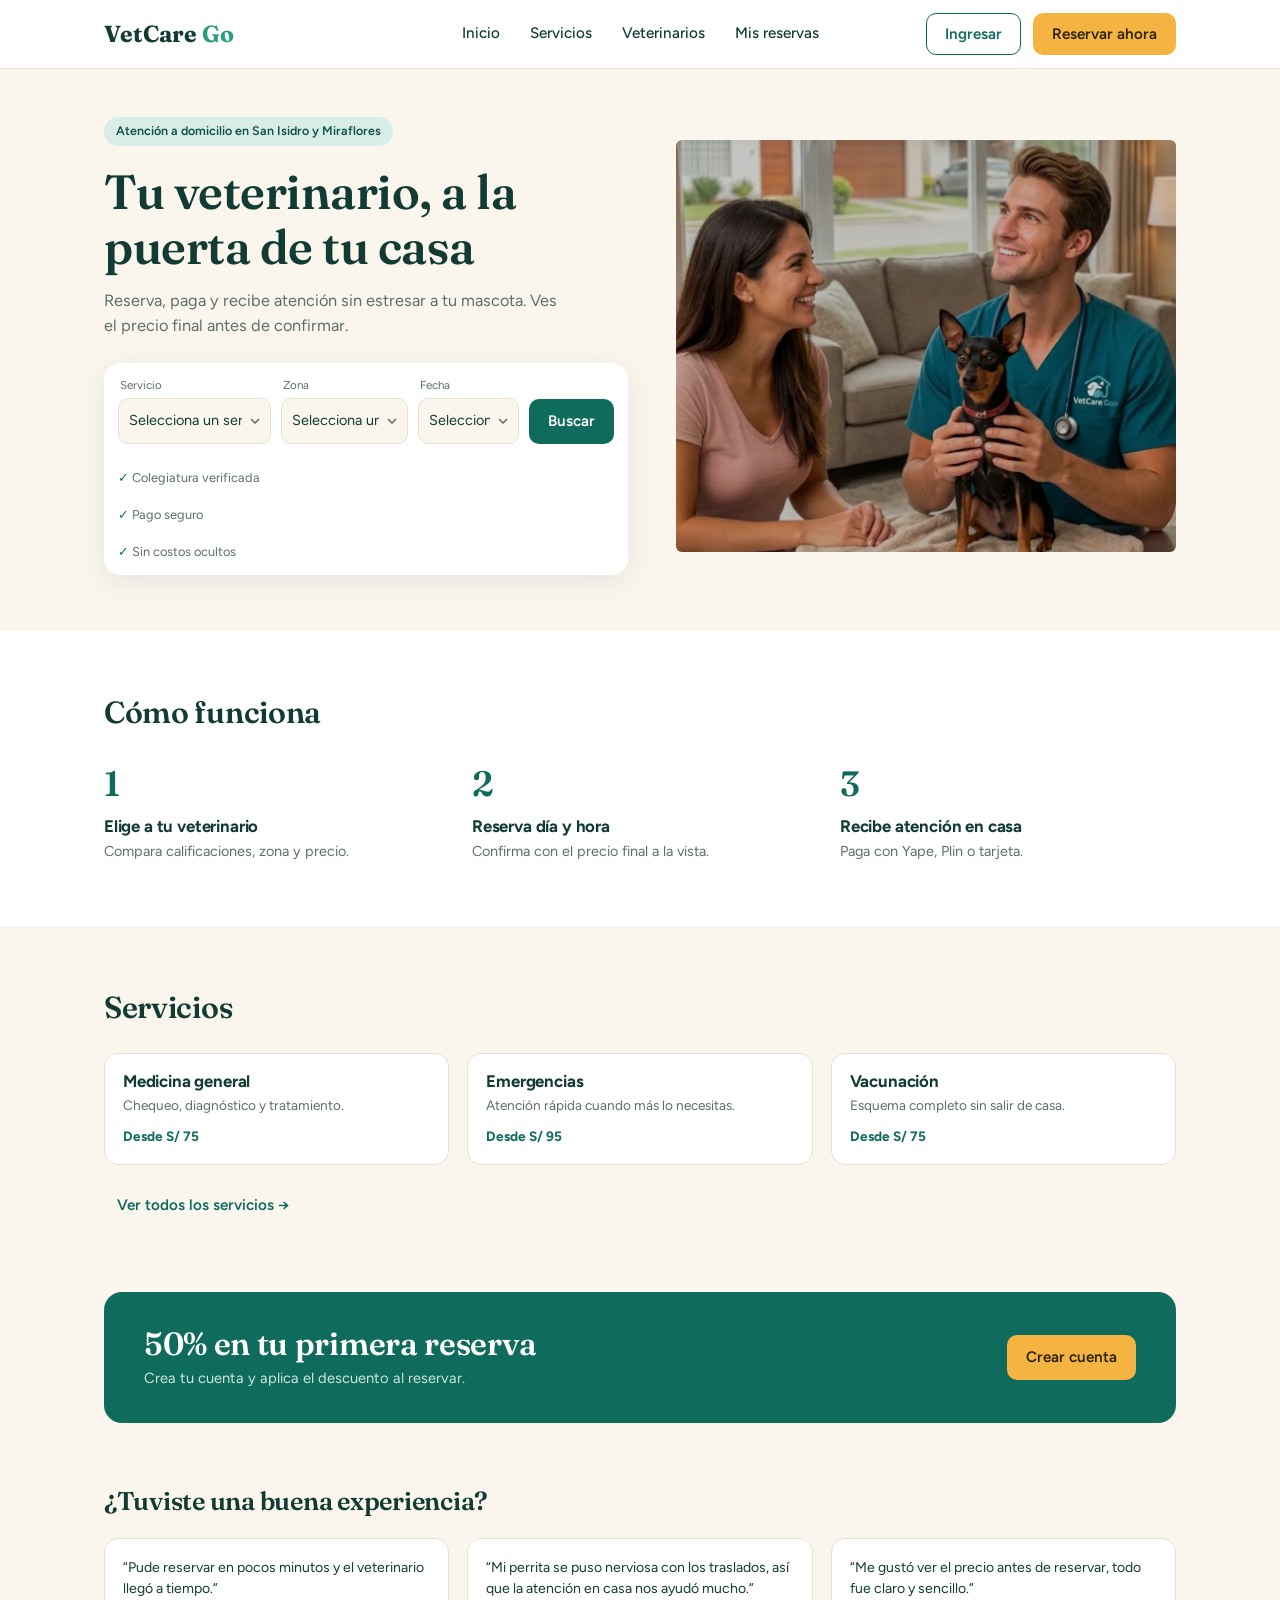
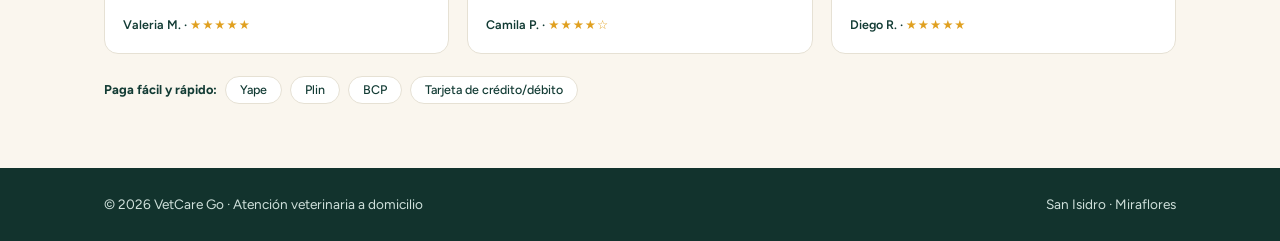
<file: index.html>
<!DOCTYPE html>
<html lang="es">
<head>
  <meta name="google-site-verification" content="fBhUI7BjO1G62g7xtFvCMwzdlnpVeRxR_OiFHhWdmoE" />
  <meta charset="UTF-8">
  <meta name="viewport" content="width=device-width, initial-scale=1">
  <title>VetCare Go · Tu veterinario, a la puerta de tu casa</title>
  <meta name="description" content="Reserva, paga y recibe atención veterinaria a domicilio en San Isidro y Miraflores.">
  <link rel="icon" href="data:image/svg+xml,<svg xmlns=%22http://www.w3.org/2000/svg%22 viewBox=%220 0 100 100%22><text y=%22.9em%22 font-size=%2290%22>🐾</text></svg>">
  <link rel="preconnect" href="https://fonts.googleapis.com">
  <link rel="preconnect" href="https://fonts.gstatic.com" crossorigin>
  <link href="https://fonts.googleapis.com/css2?family=Figtree:wght@400;500;600;700&family=Fraunces:opsz,wght@9..144,500;9..144,600;9..144,700&display=swap" rel="stylesheet">
  <link rel="stylesheet" href="styles.css">
  <script src="data.js"></script>
  <script src="app.js"></script>
  <script src="home.js"></script>
  <script>document.documentElement.classList.add('js')</script>
</head>
<body data-nav="home">
  <header id="app-header"></header>

  <main>
    <!-- Hero -->
    <section class="hero">
      <div class="container hero-grid">
        <div>
          <span class="badge">Atención a domicilio en San Isidro y Miraflores</span>
          <h1>Tu veterinario, a la puerta de tu casa</h1>
          <p class="lead">Reserva, paga y recibe atención sin estresar a tu mascota. Ves el precio final antes de confirmar.</p>

          <form class="search-card" id="search-form" aria-label="Buscar veterinario">
  <div>
  <label for="f-service">Servicio</label>
  <select id="f-service" required>
    <option value="" disabled selected>Selecciona un servicio</option>
  </select>
</div>

<div>
  <label for="f-zone">Zona</label>
  <select id="f-zone" required>
    <option value="" disabled selected>Selecciona una zona</option>
  </select>
</div>

<div>
  <label for="f-date">Fecha</label>
  <select id="f-date" required>
    <option value="" disabled selected>Selecciona una fecha</option>
    <option value="hoy">Hoy</option>
    <option value="semana">Esta semana</option>
  </select>
</div>

<button class="btn btn-primary" type="submit">Buscar</button>
          <div class="trust"><span>Colegiatura verificada</span><span>Pago seguro</span><span>Sin costos ocultos</span></div>
        </div>
        <div class="hero-media">
        <img src="img/vets/hero.webp" alt="Veterinario atendiendo a un perro en casa" onerror="this.remove()">
           
        </div>
      </div>
    </section>

    <!-- Cómo funciona -->
    <section class="section section-white" id="como-funciona">
      <div class="container">
        <h2 class="reveal">Cómo funciona</h2>
        <div class="steps">
          <div class="step reveal"><div class="num">1</div><h3>Elige a tu veterinario</h3><p>Compara calificaciones, zona y precio.</p></div>
          <div class="step reveal"><div class="num">2</div><h3>Reserva día y hora</h3><p>Confirma con el precio final a la vista.</p></div>
          <div class="step reveal"><div class="num">3</div><h3>Recibe atención en casa</h3><p>Paga con Yape, Plin o tarjeta.</p></div>
        </div>
      </div>
    </section>

    <!-- Servicios -->
    <section class="section" id="servicios">
      <div class="container">
        <h2 class="reveal">Servicios</h2>
        <div class="grid-3" id="home-services"></div>
        <p style="margin-top:18px"><a class="btn btn-ghost" href="servicios.html">Ver todos los servicios →</a></p>
      </div>
    </section>

    <!-- Promo -->
    <section class="container reveal" style="margin-bottom:64px">
      <div class="promo">
        <div>
          <h2>50% en tu primera reserva</h2>
          <p>Crea tu cuenta y aplica el descuento al reservar.</p>
        </div>
        <a class="btn btn-accent" id="promo-btn" href="ingresar.html?tab=registro">Crear cuenta</a>
      </div>
    </section>

    <!-- Reseñas -->
    <section class="container" style="padding-bottom:64px">
      <h2 class="reveal" style="font-size:1.6rem;margin-bottom:22px">¿Tuviste una buena experiencia?</h2>
      <div class="grid-3" id="home-reviews"></div>
      <div class="pay-row"><span>Paga fácil y rápido:</span>
        <span class="pill">Yape</span><span class="pill">Plin</span><span class="pill">BCP</span><span class="pill">Tarjeta de crédito/débito</span>
      </div>
    </section>
  </main>

  <footer id="app-footer"></footer>

  <script src="data.js"></script>
  <script src="app.js"></script>
  <script src="home.js"></script>
</body>
</html>
</file>
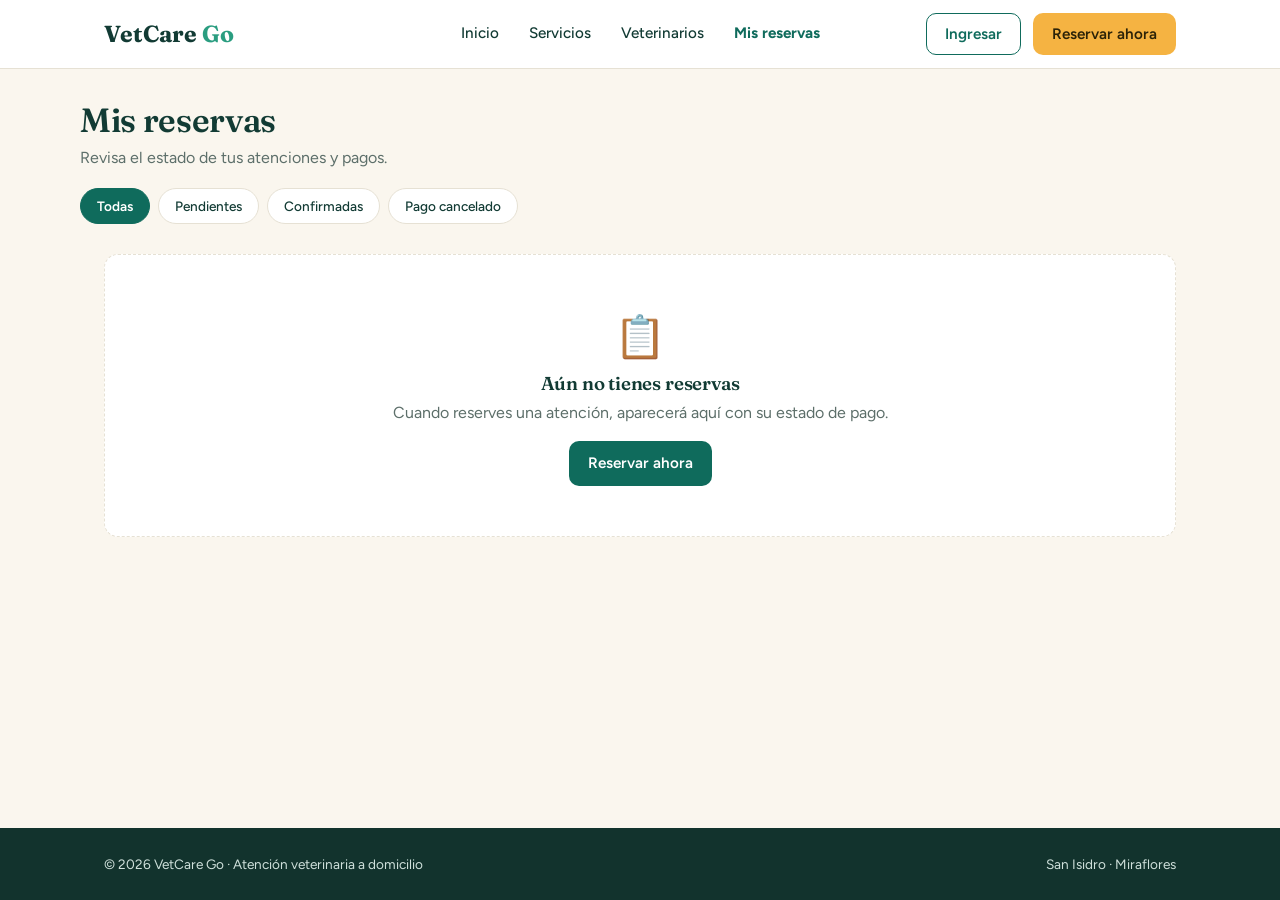
<file: mis-reservas.html>
<!DOCTYPE html>
<html lang="es">
<head>
  <meta charset="UTF-8">
  <meta name="viewport" content="width=device-width, initial-scale=1">
  <title>Mis reservas · VetCare Go</title>
  <link rel="icon" href="data:image/svg+xml,<svg xmlns=%22http://www.w3.org/2000/svg%22 viewBox=%220 0 100 100%22><text y=%22.9em%22 font-size=%2290%22>🐾</text></svg>">
  <link rel="preconnect" href="https://fonts.googleapis.com">
  <link rel="preconnect" href="https://fonts.gstatic.com" crossorigin>
  <link href="https://fonts.googleapis.com/css2?family=Figtree:wght@400;500;600;700&family=Fraunces:opsz,wght@9..144,500;9..144,600;9..144,700&display=swap" rel="stylesheet">
  <link rel="stylesheet" href="styles.css">
  <script src="data.js"></script>
  <script src="app.js"></script>
</head>
<body data-nav="reservas">
  <header id="app-header"></header>

  <main>
    <div class="container page-head">
      <h1 class="page-title">Mis reservas</h1>
      <p class="page-sub" id="res-sub">Revisa el estado de tus atenciones y pagos.</p>
      <div class="chip-row" id="res-filters" style="margin-top:18px">
        <button class="chip" data-value="todas" aria-pressed="true">Todas</button>
        <button class="chip" data-value="pendiente" aria-pressed="false">Pendientes</button>
        <button class="chip" data-value="confirmada" aria-pressed="false">Confirmadas</button>
        <button class="chip" data-value="cancelado" aria-pressed="false">Pago cancelado</button>
      </div>
    </div>
    <div class="container"><div class="res-list" id="res-list"></div></div>
  </main>

  <footer id="app-footer"></footer>
  <script src="data.js"></script>
  <script src="app.js"></script>
  <script src="reservas.js"></script>
</body>
</html>
</file>
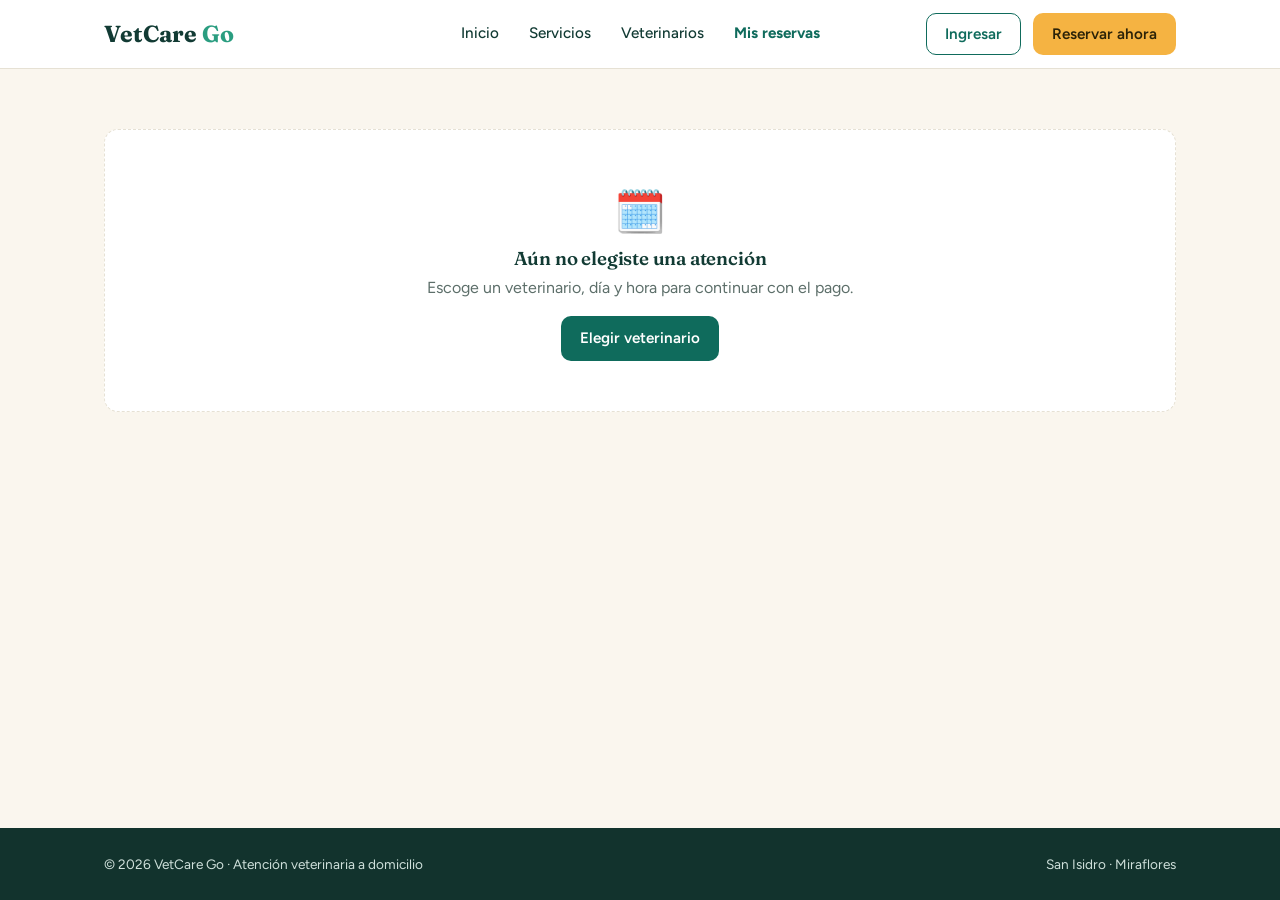
<file: pago.html>
<!DOCTYPE html>
<html lang="es">
<head>
  <meta charset="UTF-8">
  <meta name="viewport" content="width=device-width, initial-scale=1">
  <title>Confirma y paga · VetCare Go</title>
  <link rel="icon" href="data:image/svg+xml,<svg xmlns=%22http://www.w3.org/2000/svg%22 viewBox=%220 0 100 100%22><text y=%22.9em%22 font-size=%2290%22>🐾</text></svg>">
  <link rel="preconnect" href="https://fonts.googleapis.com">
  <link rel="preconnect" href="https://fonts.gstatic.com" crossorigin>
  <link href="https://fonts.googleapis.com/css2?family=Figtree:wght@400;500;600;700&family=Fraunces:opsz,wght@9..144,500;9..144,600;9..144,700&display=swap" rel="stylesheet">
  <link rel="stylesheet" href="styles.css">
  <script src="data.js"></script>
  <script src="app.js"></script>
  <script src="home.js"></script>
</head>
<body data-nav="reservas">
  <header id="app-header"></header>

  <main>
    <div class="container" id="pago-root"></div>
  </main>

  <footer id="app-footer"></footer>
  <script src="data.js"></script>
  <script src="app.js"></script>
  <script src="pago.js"></script>
</body>
</html>
</file>
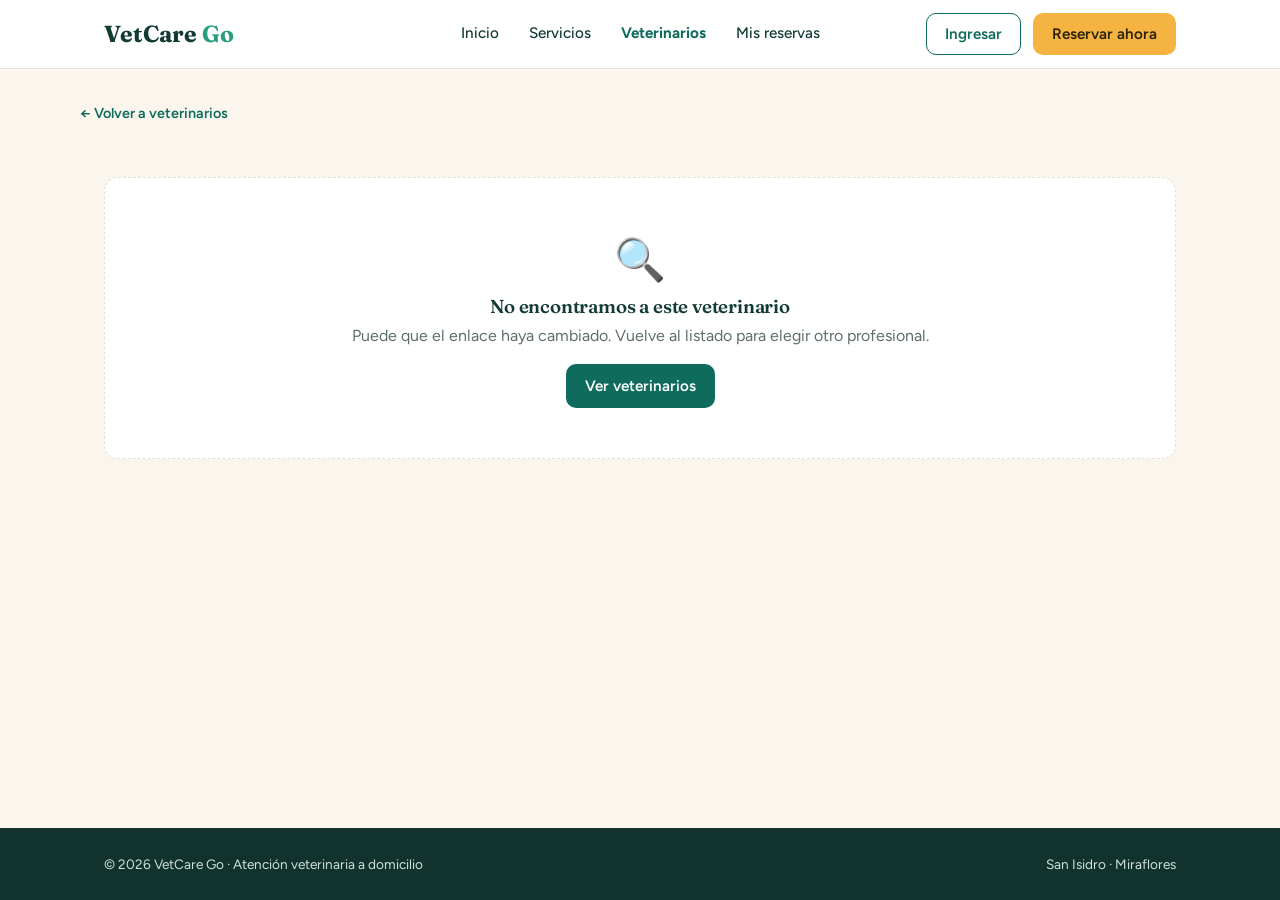
<file: perfil.html>
<!DOCTYPE html>
<html lang="es">
<head>
  <meta charset="UTF-8">
  <meta name="viewport" content="width=device-width, initial-scale=1">
  <title>Perfil del veterinario · VetCare Go</title>
  <link rel="icon" href="data:image/svg+xml,<svg xmlns=%22http://www.w3.org/2000/svg%22 viewBox=%220 0 100 100%22><text y=%22.9em%22 font-size=%2290%22>🐾</text></svg>">
  <link rel="preconnect" href="https://fonts.googleapis.com">
  <link rel="preconnect" href="https://fonts.gstatic.com" crossorigin>
  <link href="https://fonts.googleapis.com/css2?family=Figtree:wght@400;500;600;700&family=Fraunces:opsz,wght@9..144,500;9..144,600;9..144,700&display=swap" rel="stylesheet">
  <link rel="stylesheet" href="styles.css">
  <script src="data.js"></script>
  <script src="app.js"></script>
  <script src="home.js"></script>
</head>
<body data-nav="veterinarios">
  <header id="app-header"></header>

  <main>
    <div class="container page-head">
      <a class="back-link" href="veterinarios.html">← Volver a veterinarios</a>
    </div>
    <div class="container" id="profile-root"></div>
  </main>

  <footer id="app-footer"></footer>
  <script src="data.js"></script>
  <script src="app.js"></script>
  <script src="perfil.js"></script>
</body>
</html>
</file>
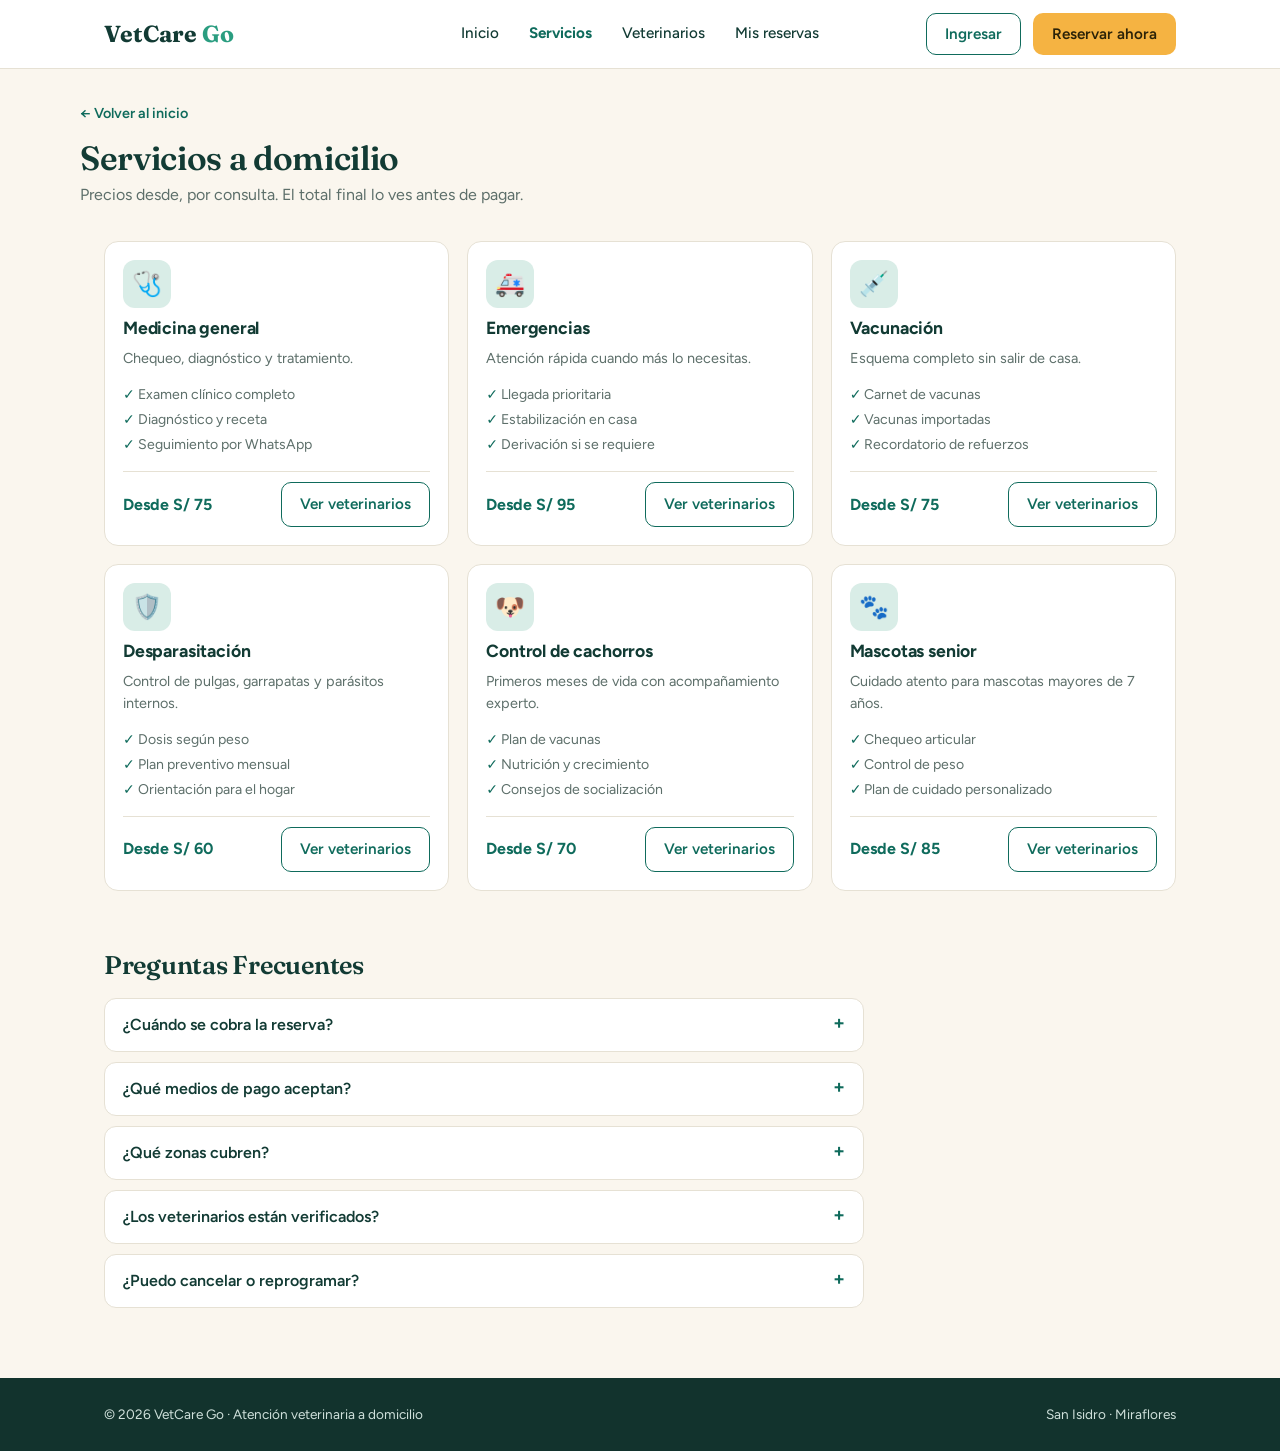
<file: servicios.html>
<!DOCTYPE html>
<html lang="es">
<head>
  <meta charset="UTF-8">
  <meta name="viewport" content="width=device-width, initial-scale=1">
  <title>Servicios · VetCare Go</title>
  <link rel="icon" href="data:image/svg+xml,<svg xmlns=%22http://www.w3.org/2000/svg%22 viewBox=%220 0 100 100%22><text y=%22.9em%22 font-size=%2290%22>🐾</text></svg>">
  <link rel="preconnect" href="https://fonts.googleapis.com">
  <link rel="preconnect" href="https://fonts.gstatic.com" crossorigin>
  <link href="https://fonts.googleapis.com/css2?family=Figtree:wght@400;500;600;700&family=Fraunces:opsz,wght@9..144,500;9..144,600;9..144,700&display=swap" rel="stylesheet">
  <link rel="stylesheet" href="styles.css">
</head>
<body data-nav="servicios">
  <header id="app-header"></header>

  <main>
    <div class="container page-head">
      <a class="back-link" href="index.html">← Volver al inicio</a>
      <h1 class="page-title">Servicios a domicilio</h1>
      <p class="page-sub">Precios desde, por consulta. El total final lo ves antes de pagar.</p>
    </div>

    <section class="container" style="padding:26px 24px 10px">
      <div class="grid-3" id="services-grid"></div>
    </section>

    <section class="container" style="padding:50px 24px 70px">
      <h2 style="font-size:1.6rem;margin-bottom:18px">Preguntas Frecuentes </h2>
      <div class="faq" id="faq"></div>
    </section>
  </main>

  <footer id="app-footer"></footer>
  <script src="data.js"></script>
  <script src="app.js"></script>
  <script src="servicios.js"></script>
</body>
</html>
</file>
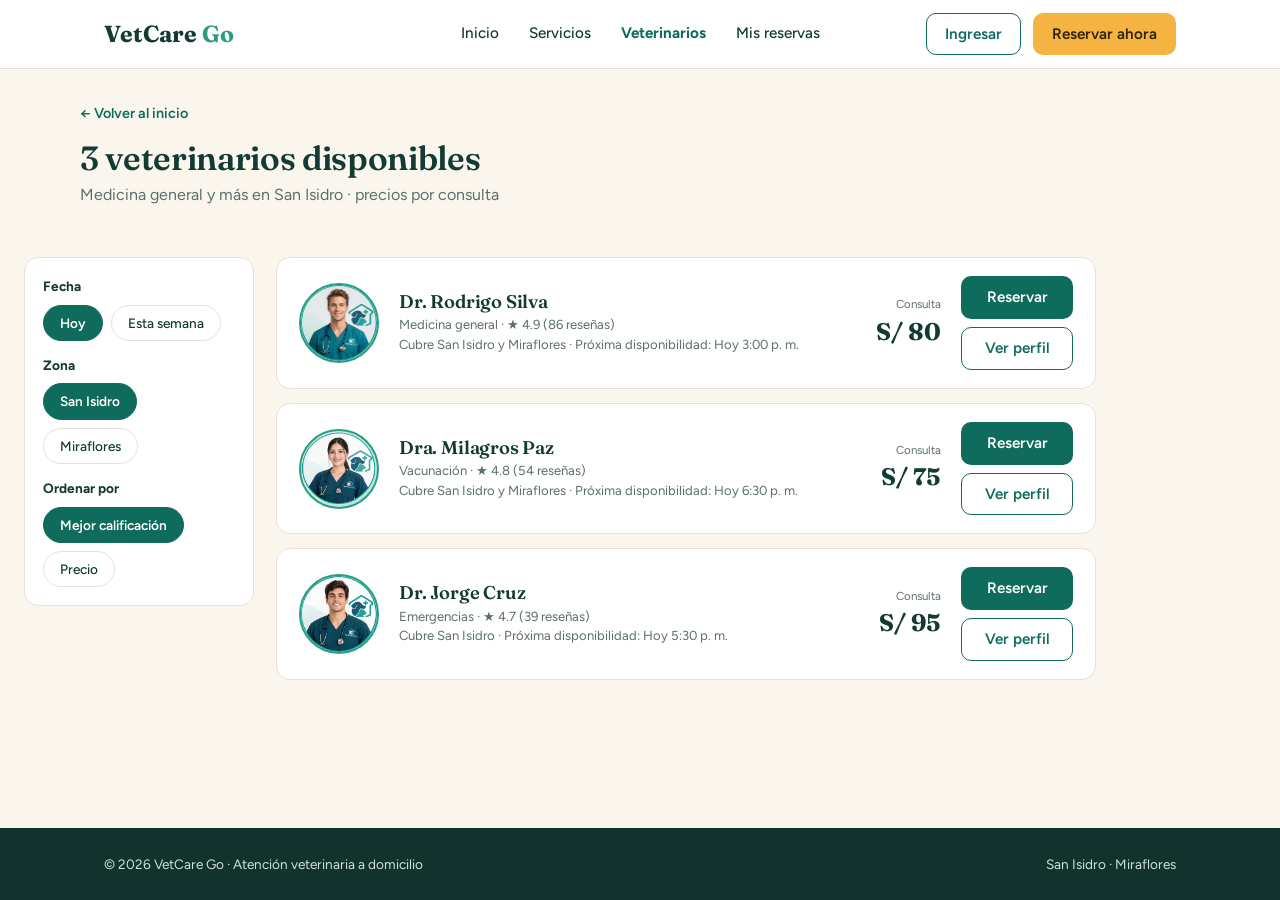
<file: veterinarios.html>
<!DOCTYPE html>
<html lang="es">
<head>
  <meta charset="UTF-8">
  <meta name="viewport" content="width=device-width, initial-scale=1">
  <title>Veterinarios disponibles · VetCare Go</title>
  <link rel="icon" href="data:image/svg+xml,<svg xmlns=%22http://www.w3.org/2000/svg%22 viewBox=%220 0 100 100%22><text y=%22.9em%22 font-size=%2290%22>🐾</text></svg>">
  <link rel="preconnect" href="https://fonts.googleapis.com">
  <link rel="preconnect" href="https://fonts.gstatic.com" crossorigin>
  <link href="https://fonts.googleapis.com/css2?family=Figtree:wght@400;500;600;700&family=Fraunces:opsz,wght@9..144,500;9..144,600;9..144,700&display=swap" rel="stylesheet">
  <link rel="stylesheet" href="styles.css">
  <script src="data.js"></script>
  <script src="app.js"></script>
</head>
<body data-nav="veterinarios">
  <header id="app-header"></header>

  <main>
    <div class="container page-head">
      <a class="back-link" href="index.html">← Volver al inicio</a>
      <h1 class="page-title" id="vets-title" aria-live="polite">Veterinarios disponibles</h1>
      <p class="page-sub" id="vets-sub"></p>
    </div>

    <div class="container vets-layout">
      <aside class="filters" aria-label="Filtros">
        <h4>Fecha</h4>
        <div class="chip-row" data-group="fecha">
          <button class="chip" data-value="hoy" aria-pressed="false">Hoy</button>
          <button class="chip" data-value="semana" aria-pressed="false">Esta semana</button>
        </div>
        <h4>Zona</h4>
        <div class="chip-row" data-group="zona">
          <button class="chip" data-value="San Isidro" aria-pressed="false">San Isidro</button>
          <button class="chip" data-value="Miraflores" aria-pressed="false">Miraflores</button>
        </div>
        <h4>Ordenar por</h4>
        <div class="chip-row" data-group="orden">
          <button class="chip" data-value="rating" aria-pressed="false">Mejor calificación</button>
          <button class="chip" data-value="precio" aria-pressed="false">Precio</button>
        </div>
      </aside>

      <section class="vet-list" id="vet-list" aria-label="Lista de veterinarios"></section>
    </div>
  </main>

  <footer id="app-footer"></footer>
  <script src="data.js"></script>
  <script src="app.js"></script>
  <script src="veterinarios.js"></script>
</body>
</html>
</file>
<file: styles.css>
/* ==========================================================
   VetCare Go · estilos globales
   ========================================================== */
:root{
  --green:#0f6b5c; --green-dark:#0b5347; --ink:#123b34; --footer:#12332d;
  --cream:#faf6ee; --white:#fff; --yellow:#f5b342; --yellow-dark:#e8a02a;
  --mint:#d9ede7; --mint-soft:#eaf4f0; --border:#e6e1d4; --muted:#5d6f6a;
  --danger:#c0392b; --danger-soft:#fbeae7;
  --radius:14px; --shadow:0 8px 28px rgba(18,59,52,.09);
  --serif:'Fraunces',Georgia,serif; --sans:'Figtree',system-ui,-apple-system,sans-serif;
}
*{box-sizing:border-box;margin:0;padding:0}
html{scroll-behavior:smooth}
body{font-family:var(--sans);color:var(--ink);background:var(--cream);line-height:1.5;-webkit-font-smoothing:antialiased;min-height:100vh;display:flex;flex-direction:column}
main{flex:1}
img{max-width:100%;display:block}
a{color:inherit;text-decoration:none}
button,input,select,textarea{font:inherit;color:inherit}
button{cursor:pointer;background:none;border:0}
h1,h2,h3{font-family:var(--serif);font-weight:600;line-height:1.15;letter-spacing:-.01em;color:var(--ink)}
:focus-visible{outline:3px solid rgba(15,107,92,.35);outline-offset:2px;border-radius:8px}
.container{width:100%;max-width:1120px;margin:0 auto;padding:0 24px}
.muted{color:var(--muted)}
.sr-only{position:absolute;width:1px;height:1px;overflow:hidden;clip:rect(0,0,0,0)}

/* ---------- Botones ---------- */
.btn{display:inline-flex;align-items:center;justify-content:center;gap:8px;padding:10px 18px;border-radius:10px;font-weight:600;font-size:.95rem;border:1.5px solid transparent;transition:background .18s,transform .12s,box-shadow .18s,color .18s;white-space:nowrap}
.btn:active{transform:translateY(1px)}
.btn-primary{background:var(--green);color:#fff}
.btn-primary:hover{background:var(--green-dark)}
.btn-outline{border-color:var(--green);color:var(--green);background:#fff}
.btn-outline:hover{background:var(--mint-soft)}
.btn-accent{background:var(--yellow);color:#2b2208}
.btn-accent:hover{background:var(--yellow-dark)}
.btn-danger{background:var(--danger);color:#fff}
.btn-ghost{color:var(--green);padding:10px 12px}
.btn-block{width:100%}
.btn-lg{padding:14px 22px;font-size:1rem}
.btn[disabled]{opacity:.7;cursor:not-allowed}
.spinner{width:16px;height:16px;border:2.5px solid rgba(43,34,8,.25);border-top-color:#2b2208;border-radius:50%;animation:spin .7s linear infinite}
@keyframes spin{to{transform:rotate(360deg)}}

/* ---------- Header ---------- */
.site-header{background:#fff;border-bottom:1px solid var(--border);position:sticky;top:0;z-index:50}
.nav{display:grid;grid-template-columns:1fr auto 1fr;align-items:center;height:68px}
.logo{font-family:var(--serif);font-weight:700;font-size:1.45rem;color:var(--ink)}
.logo span{color:#2a9d80}
.nav-panel{display:contents}
.nav-links{display:flex;gap:30px;font-size:.95rem;font-weight:500}
.nav-links a{padding:6px 0;border-bottom:2px solid transparent;transition:color .15s}
.nav-links a:hover{color:var(--green)}
.nav-links a.active{color:var(--green);font-weight:700}
.nav-actions{display:flex;gap:12px;justify-content:flex-end;align-items:center}
.nav-actions .btn{padding:9px 18px}
.burger{display:none;width:42px;height:42px;border-radius:10px;border:1.5px solid var(--border);align-items:center;justify-content:center;justify-self:end}
.burger span,.burger span::before,.burger span::after{display:block;width:18px;height:2px;background:var(--ink);border-radius:2px;position:relative;content:"";transition:.2s}
.burger span::before{position:absolute;top:-6px}
.burger span::after{position:absolute;top:6px}
.nav-open .burger span{background:transparent}
.nav-open .burger span::before{top:0;transform:rotate(45deg)}
.nav-open .burger span::after{top:0;transform:rotate(-45deg)}
.user-wrap{position:relative}
.user-menu{position:absolute;right:0;top:calc(100% + 8px);min-width:200px;background:#fff;border:1px solid var(--border);border-radius:12px;box-shadow:var(--shadow);padding:6px;display:none}
.user-menu.open{display:block}
.user-menu a,.user-menu button{display:block;width:100%;text-align:left;padding:10px 12px;border-radius:8px;font-size:.93rem}
.user-menu a:hover,.user-menu button:hover{background:var(--mint-soft)}
.user-menu .who{padding:8px 12px;font-size:.82rem;color:var(--muted);border-bottom:1px solid var(--border);margin-bottom:4px}

/* ---------- Footer ---------- */
.site-footer{background:var(--footer);color:#cfe0db;padding:26px 0;font-size:.85rem}
.site-footer .container{display:flex;justify-content:space-between;gap:12px;flex-wrap:wrap}

/* ---------- Secciones ---------- */
.section{padding:64px 0}
.section-white{background:#fff}
.section h2{font-size:1.9rem;margin-bottom:28px}
.page-head{padding:32px 0 8px}
.back-link{display:inline-flex;align-items:center;gap:6px;color:var(--green);font-weight:600;font-size:.9rem;margin-bottom:14px}
.back-link:hover{text-decoration:underline}
.page-title{font-size:2.1rem}
.page-sub{color:var(--muted);margin-top:6px}

/* ---------- Hero ---------- */
.hero{background:var(--cream);padding:48px 0 56px}
.hero-grid{display:grid;grid-template-columns:1.05fr 1fr;gap:48px;align-items:center}
.badge{display:inline-block;background:var(--mint);color:var(--green-dark);font-size:.78rem;font-weight:600;padding:5px 12px;border-radius:999px}
.hero h1{font-size:3rem;margin:18px 0 14px}
.hero p.lead{color:var(--muted);font-size:1.02rem;max-width:460px}
.search-card{background:#fff;border-radius:16px;box-shadow:var(--shadow);padding:14px;margin-top:26px;display:grid;grid-template-columns:1.2fr 1fr .8fr auto;gap:10px;align-items:end}
.search-card label{display:block;font-size:.72rem;color:var(--muted);margin-bottom:4px;padding-left:2px}
.search-card select{width:100%;padding:11px 10px;border-radius:10px;border:1px solid var(--border);background:var(--cream);font-size:.9rem;appearance:none;background-image:url("data:image/svg+xml,%3Csvg xmlns='http://www.w3.org/2000/svg' width='10' height='6'%3E%3Cpath d='M1 1l4 4 4-4' stroke='%235d6f6a' fill='none' stroke-width='1.5'/%3E%3C/svg%3E");background-repeat:no-repeat;background-position:right 10px center;padding-right:28px}
.trust{display:flex;gap:18px;flex-wrap:wrap;margin-top:14px;font-size:.8rem;color:var(--muted)}
.trust span::before{content:"✓ ";color:var(--green)}
.hero-media{position:relative;aspect-ratio:4/3.3;border-radius:6px;overflow:hidden;background:linear-gradient(140deg,#cfe8df,#f3dca8)}
.hero-media img{position:absolute;inset:0;width:100%;height:100%;object-fit:cover;z-index:1}
.hero-media .ph{position:absolute;inset:0;display:grid;place-items:center;font-size:5rem}

/* ---------- Cómo funciona ---------- */
.steps{display:grid;grid-template-columns:repeat(3,1fr);gap:32px}
.step .num{font-family:var(--serif);font-size:2.2rem;color:var(--green);font-weight:600}
.step h3{font-family:var(--sans);font-size:1.05rem;font-weight:700;margin:6px 0 4px}
.step p{color:var(--muted);font-size:.9rem}

/* ---------- Cards ---------- */
.card{background:#fff;border:1px solid var(--border);border-radius:var(--radius);padding:18px}
.grid-3{display:grid;grid-template-columns:repeat(3,1fr);gap:18px}
.service-card{display:block;transition:transform .18s,box-shadow .18s,border-color .18s}
.service-card:hover{transform:translateY(-3px);box-shadow:var(--shadow);border-color:#cfe3dc}
.service-card h3{font-family:var(--sans);font-size:1.05rem;font-weight:700;margin-bottom:4px}
.service-card p{color:var(--muted);font-size:.85rem}
.service-card .from{display:block;margin-top:10px;font-weight:700;color:var(--green);font-size:.85rem}
.service-full{display:flex;flex-direction:column;gap:10px}
.service-full .ico{width:48px;height:48px;border-radius:12px;background:var(--mint);display:grid;place-items:center;font-size:1.5rem}
.service-full ul{list-style:none;color:var(--muted);font-size:.88rem;display:grid;gap:4px;margin:4px 0 6px}
.service-full ul li::before{content:"✓ ";color:var(--green);font-weight:700}
.service-full .foot{margin-top:auto;display:flex;align-items:center;justify-content:space-between;padding-top:10px;border-top:1px solid var(--border)}
.service-full .price{font-weight:700;color:var(--green)}

/* ---------- Promo ---------- */
.promo{background:var(--green);color:#fff;border-radius:18px;padding:34px 40px;display:flex;align-items:center;justify-content:space-between;gap:20px;flex-wrap:wrap}
.promo h2{color:#fff;font-size:2rem;margin:0 0 4px}
.promo p{color:#cde6df;font-size:.92rem}

/* ---------- Reseñas ---------- */
.review{font-size:.88rem}
.review p{margin-bottom:14px}
.review .who{font-size:.78rem;font-weight:600}
.review .stars{color:#e0a020;letter-spacing:1px}
.pay-row{display:flex;align-items:center;flex-wrap:wrap;gap:8px;margin-top:22px;font-size:.8rem;font-weight:700}
.pill{display:inline-block;padding:4px 14px;border:1px solid var(--border);border-radius:999px;background:#fff;font-weight:500;font-size:.78rem}

/* ---------- Chips / filtros ---------- */
.chip{padding:7px 16px;border-radius:999px;border:1.5px solid var(--border);background:#fff;font-size:.85rem;font-weight:500;transition:.15s}
.chip:hover{border-color:var(--green)}
.chip[aria-pressed="true"]{background:var(--green);border-color:var(--green);color:#fff;font-weight:600}
.chip-row{display:flex;flex-wrap:wrap;gap:8px}

/* ---------- Veterinarios ---------- */
.vets-layout{display:grid;grid-template-columns:230px 1fr;gap:22px;margin:42px 0 70px;align-items:start}
.filters{background:#fff;border:1px solid var(--border);border-radius:var(--radius);padding:18px;position:sticky;top:90px}
.filters h4{font-size:.85rem;font-weight:700;margin:14px 0 8px}
.filters h4:first-child{margin-top:0}
.vet-list{display:grid;gap:14px}
.vet-card{background:#fff;border:1px solid var(--border);border-radius:var(--radius);padding:18px 22px;display:grid;grid-template-columns:auto 1fr auto auto;gap:20px;align-items:center;transition:box-shadow .18s}
.vet-card:hover{box-shadow:var(--shadow)}
.avatar{position:relative;width:80px;height:80px;border-radius:50%;border:2px solid #2a9d80;overflow:hidden;background:linear-gradient(140deg,var(--mint),#bfe0d5);display:grid;place-items:center;flex:none}
.avatar span{font-family:var(--serif);font-weight:700;color:var(--green-dark);font-size:1.5rem}
.avatar img{position:absolute;inset:0;width:100%;height:100%;object-fit:cover;z-index:1}
.avatar.lg{width:112px;height:112px}
.avatar.lg span{font-size:2.1rem}
.avatar.sm{width:52px;height:52px}
.avatar.sm span{font-size:1.05rem}
.vet-info h3{font-size:1.15rem;margin-bottom:3px}
.vet-meta,.vet-sub{font-size:.82rem;color:var(--muted)}
.vet-meta b{color:var(--ink);font-weight:600}
.match{display:inline-block;margin-left:8px;background:var(--mint);color:var(--green-dark);font-size:.68rem;font-weight:700;padding:2px 8px;border-radius:999px;vertical-align:middle;font-family:var(--sans)}
.vet-price{text-align:right}
.vet-price small{display:block;font-size:.72rem;color:var(--muted)}
.vet-price strong{font-family:var(--serif);font-size:1.5rem}
.vet-actions{display:grid;gap:8px;min-width:112px}
.vet-actions .btn{padding:9px 14px}
.empty{text-align:center;padding:50px 20px;background:#fff;border:1px dashed var(--border);border-radius:var(--radius)}
.empty .big{font-size:2.6rem;margin-bottom:6px}
.empty h3{margin-bottom:6px}
.empty p{color:var(--muted);margin-bottom:16px}

/* ---------- Perfil ---------- */
.profile-layout{display:grid;grid-template-columns:1fr 340px;gap:28px;margin:34px 0 70px;align-items:start}
.profile-head{display:flex;gap:22px;align-items:center;padding:22px}
.profile-head h1{font-size:2rem;margin-bottom:2px}
.verified{display:inline-block;margin-top:8px;background:var(--mint);color:var(--green-dark);font-size:.78rem;font-weight:600;padding:4px 12px;border-radius:999px}
.stat-table{margin-top:16px;padding:6px 20px}
.stat-row{display:flex;justify-content:space-between;gap:12px;padding:13px 0;border-bottom:1px solid var(--border);font-size:.9rem}
.stat-row:last-child{border-bottom:0}
.stat-row span{color:var(--muted)}
.stat-row b{text-align:right}
.about{margin-top:16px;color:var(--muted);font-size:.93rem}
.profile-layout h2{font-size:1.35rem;margin:26px 0 12px}
.quote{margin-bottom:12px;padding:16px 18px}
.quote p{font-size:.93rem}
.quote small{color:var(--muted);font-size:.8rem}
.quote .stars{color:#e0a020;margin-left:6px}
.book-card{position:sticky;top:90px;padding:22px;box-shadow:var(--shadow)}
.book-card h3{font-size:1.2rem;margin-bottom:16px}
.book-card h4{font-size:.85rem;font-weight:700;margin:14px 0 8px}
.book-row{display:flex;justify-content:space-between;margin:18px 0;font-size:.9rem;color:var(--muted)}
.book-row b{color:var(--ink)}
.book-note{text-align:center;font-size:.74rem;color:var(--muted);margin-top:12px}

/* ---------- Pago ---------- */
.stepper{display:flex;gap:22px;flex-wrap:wrap;padding-top:26px;font-size:.88rem;font-weight:500;color:var(--green)}
.stepper .s{display:flex;align-items:center;gap:8px}
.stepper .s i{font-style:normal;width:22px;height:22px;border-radius:50%;background:var(--green);color:#fff;font-size:.72rem;font-weight:700;display:grid;place-items:center}
.stepper .s.now{font-weight:700}
.pay-layout{display:grid;grid-template-columns:1fr 330px;gap:26px;margin:14px 0 70px;align-items:start}
.pay-layout h1{font-size:2.1rem;margin-bottom:16px}
.pay-card{padding:22px;margin-bottom:16px}
.pay-card h2{font-size:1.25rem;margin-bottom:14px}
.form-grid{display:grid;grid-template-columns:1fr 1fr;gap:14px}
.form-grid .full{grid-column:1/-1}
.field{display:block}
.field .label{display:block;font-size:.76rem;color:var(--muted);margin-bottom:4px}
.field input,.field select{width:100%;padding:12px 14px;border-radius:10px;border:1.5px solid var(--border);background:var(--cream);font-size:.92rem;transition:border-color .15s,background .15s}
.field input:focus,.field select:focus{outline:none;border-color:var(--green);background:#fff}
.field .err{display:none;color:var(--danger);font-size:.76rem;margin-top:4px}
.field.error input,.field.error select{border-color:var(--danger);background:var(--danger-soft)}
.field.error .err{display:block}
.method{display:flex;align-items:center;gap:12px;width:100%;text-align:left;padding:14px 16px;border:1.5px solid var(--border);border-radius:10px;margin-bottom:10px;background:#fff;font-weight:600;font-size:.93rem;transition:.15s}
.method:hover{border-color:#b9d4cb}
.method .dot{width:20px;height:20px;border-radius:50%;border:2px solid #9fb3ad;flex:none;display:grid;place-items:center}
.method[aria-checked="true"]{background:var(--mint-soft);border-color:var(--green)}
.method[aria-checked="true"] .dot{border-color:var(--green);background:var(--green);box-shadow:inset 0 0 0 4px var(--mint-soft)}
.method-extra{display:none;margin:-2px 0 14px;padding:14px;background:var(--cream);border-radius:10px}
.method-extra.show{display:block}
.method-extra .hint{font-size:.78rem;color:var(--muted);margin-top:8px}
.summary{padding:22px;position:sticky;top:90px;box-shadow:var(--shadow)}
.summary h2{font-size:1.3rem;margin-bottom:10px}
.sum-row{display:flex;justify-content:space-between;gap:10px;padding:11px 0;border-bottom:1px solid var(--border);font-size:.86rem;color:var(--muted)}
.sum-row b{color:var(--ink);text-align:right}
.sum-row.disc b{color:var(--green)}
.sum-total{display:flex;justify-content:space-between;align-items:baseline;padding:14px 0;font-weight:700}
.sum-total strong{font-family:var(--serif);font-size:1.3rem}
.summary .note{text-align:center;font-size:.72rem;color:var(--muted);margin-top:10px}
.summary .promo-hint{font-size:.78rem;background:var(--mint-soft);color:var(--green-dark);padding:8px 10px;border-radius:8px;margin-top:10px}
.summary .promo-hint a{font-weight:700;text-decoration:underline}
.change-link{font-size:.78rem;color:var(--green);font-weight:600}

/* ---------- Mis reservas ---------- */
.res-list{display:grid;gap:14px;margin:22px 0 70px}
.res-card{display:grid;grid-template-columns:auto 1fr auto;gap:18px;align-items:center;padding:18px 22px}
.res-card h3{font-size:1.1rem}
.res-meta{font-size:.84rem;color:var(--muted);display:grid;gap:2px;margin-top:4px}
.res-side{text-align:right;display:grid;gap:8px;justify-items:end}
.res-side strong{font-family:var(--serif);font-size:1.3rem}
.status{display:inline-block;font-size:.74rem;font-weight:700;padding:3px 10px;border-radius:999px}
.status.cancelado{background:var(--danger-soft);color:var(--danger)}
.status.confirmada{background:var(--mint);color:var(--green-dark)}
.status.pendiente{background:#fdf0d4;color:#8a5b00}
.res-actions{display:flex;gap:8px;flex-wrap:wrap;justify-content:flex-end}
.res-actions .btn{padding:7px 12px;font-size:.82rem}

/* ---------- Auth ---------- */
.auth-wrap{max-width:440px;margin:44px auto 80px}
.auth-card{padding:28px;box-shadow:var(--shadow)}
.auth-tabs{display:grid;grid-template-columns:1fr 1fr;background:var(--cream);border-radius:10px;padding:4px;margin-bottom:22px}
.auth-tabs button{padding:9px;border-radius:8px;font-weight:600;font-size:.9rem;color:var(--muted)}
.auth-tabs button[aria-selected="true"]{background:#fff;color:var(--green);box-shadow:0 1px 4px rgba(0,0,0,.08)}
.auth-card form{display:grid;gap:14px}
.auth-card h1{font-size:1.6rem;margin-bottom:4px}
.auth-card .sub{color:var(--muted);font-size:.9rem;margin-bottom:18px}
.demo-link{text-align:center;font-size:.82rem;color:var(--muted);margin-top:14px}
.demo-link button{color:var(--green);font-weight:700;text-decoration:underline}
.pw-wrap{position:relative}
.pw-wrap button{position:absolute;right:10px;top:50%;transform:translateY(-50%);font-size:.75rem;font-weight:700;color:var(--green)}

/* ---------- FAQ ---------- */
.faq{display:grid;gap:10px;max-width:760px}
.faq details{background:#fff;border:1px solid var(--border);border-radius:12px;padding:14px 18px}
.faq summary{font-weight:600;cursor:pointer;list-style:none;display:flex;justify-content:space-between;gap:10px}
.faq summary::after{content:"+";color:var(--green);font-weight:700;font-size:1.2rem;line-height:1}
.faq details[open] summary::after{content:"–"}
.faq details p{color:var(--muted);font-size:.9rem;margin-top:10px}

/* ---------- Modal ---------- */
.modal-overlay{position:fixed;inset:0;background:rgba(10,30,26,.55);backdrop-filter:blur(3px);display:grid;place-items:center;padding:20px;z-index:200;animation:fade .2s ease}
.modal{background:#fff;border-radius:20px;padding:34px 30px 26px;max-width:400px;width:100%;text-align:center;box-shadow:0 24px 60px rgba(0,0,0,.25);animation:pop .28s cubic-bezier(.2,1.2,.4,1)}
.modal h2{font-size:1.6rem;margin:14px 0 8px}
.modal p{color:var(--muted);font-size:.93rem}
.modal-icon{width:68px;height:68px;border-radius:50%;margin:0 auto;display:grid;place-items:center;font-size:2rem;font-weight:700}
.modal-icon.error{background:var(--danger-soft);color:var(--danger)}
.modal-icon.success{background:var(--mint);color:var(--green)}
.modal-icon.info{background:#fdf0d4;color:#8a5b00}
.modal-actions{display:grid;gap:10px;margin-top:22px}
@keyframes fade{from{opacity:0}to{opacity:1}}
@keyframes pop{from{opacity:0;transform:scale(.88) translateY(10px)}to{opacity:1;transform:none}}
.modal-overlay.closing{animation:fade .18s reverse forwards}

/* ---------- Toast ---------- */
.toast-wrap{position:fixed;left:50%;bottom:26px;transform:translateX(-50%);display:grid;gap:8px;z-index:300;width:max-content;max-width:92vw}
.toast{background:var(--footer);color:#fff;padding:12px 18px;border-radius:12px;font-size:.9rem;box-shadow:0 10px 30px rgba(0,0,0,.25);animation:pop .25s ease}
.toast.error{background:var(--danger)}
.toast.success{background:var(--green)}

/* ---------- Animaciones ---------- */
.js .reveal{opacity:0;transform:translateY(16px);transition:opacity .55s ease,transform .55s ease}
.js .reveal.in{opacity:1;transform:none}
.shake{animation:shake .35s}
@keyframes shake{25%{transform:translateX(-5px)}75%{transform:translateX(5px)}}

/* ---------- Responsive ---------- */
@media(max-width:900px){
  .hero-grid{grid-template-columns:1fr;gap:28px}
  .hero h1{font-size:2.4rem}
  .hero-media{order:-1;aspect-ratio:16/10}
  .search-card{grid-template-columns:1fr 1fr}
  .search-card .btn{grid-column:1/-1}
  .vets-layout,.profile-layout,.pay-layout{grid-template-columns:1fr}
  .filters,.book-card,.summary{position:static}
  .filters .chip-row{margin-bottom:4px}
  .grid-3,.steps{grid-template-columns:1fr}
  .nav{grid-template-columns:1fr auto}
  .burger{display:flex}
  .nav-panel{display:none;position:absolute;left:0;right:0;top:68px;background:#fff;border-bottom:1px solid var(--border);padding:12px 24px 20px;flex-direction:column;gap:14px;box-shadow:0 14px 24px rgba(0,0,0,.06)}
  .nav-open .nav-panel{display:flex}
  .nav-links{flex-direction:column;gap:4px}
  .nav-links a{padding:10px 0}
  .nav-actions{justify-content:flex-start;flex-wrap:wrap}
  .user-menu{left:0;right:auto}
}
@media(max-width:640px){
  .container{padding:0 18px}
  .section{padding:44px 0}
  .search-card{grid-template-columns:1fr}
  .vet-card{grid-template-columns:auto 1fr;gap:14px}
  .vet-price{text-align:left;grid-column:1/2}
  .vet-actions{grid-column:1/-1;grid-template-columns:1fr 1fr}
  .promo{padding:26px 22px}
  .profile-head{flex-direction:column;text-align:center}
  .form-grid{grid-template-columns:1fr}
  .res-card{grid-template-columns:auto 1fr}
  .res-side{grid-column:1/-1;justify-items:start;text-align:left}
  .res-actions{justify-content:flex-start}
  .page-title,.pay-layout h1{font-size:1.7rem}
}
@media(prefers-reduced-motion:reduce){*{animation:none!important;transition:none!important}}

[hidden]{display:none!important}
</file>
